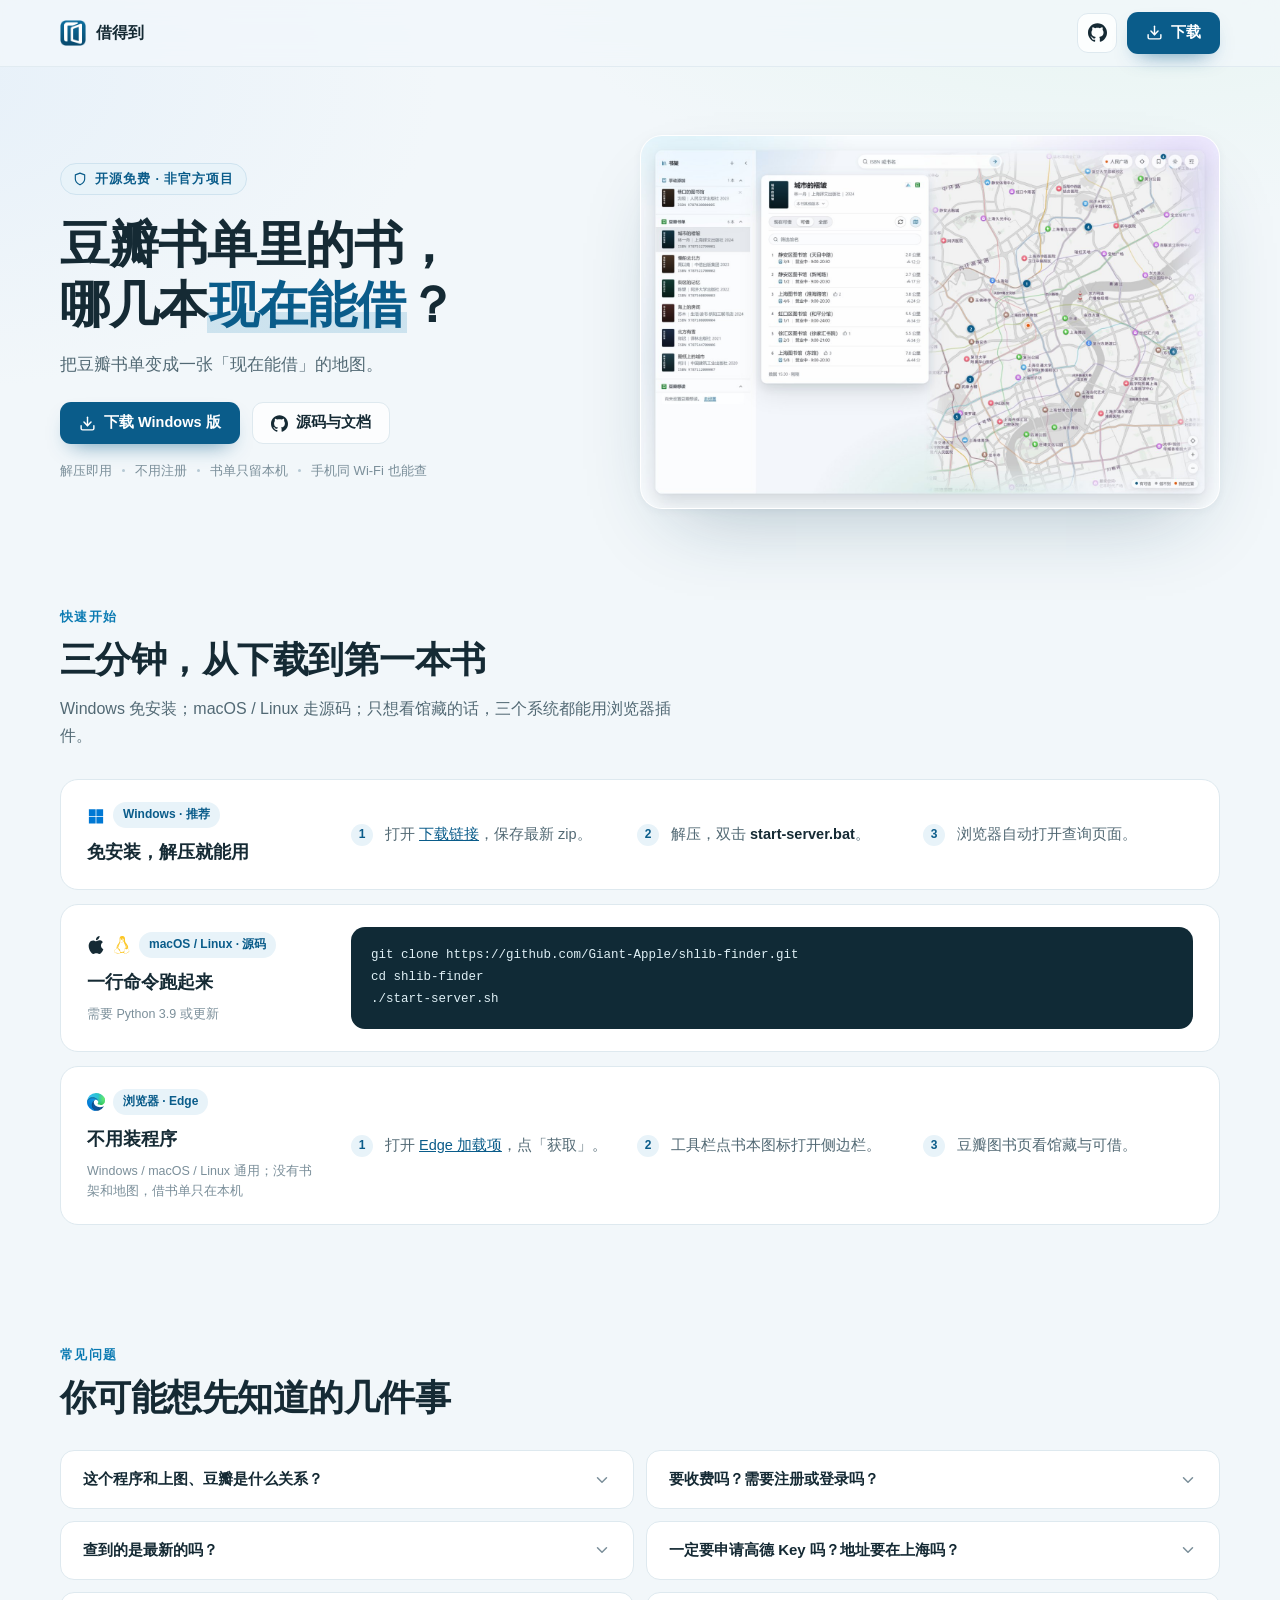
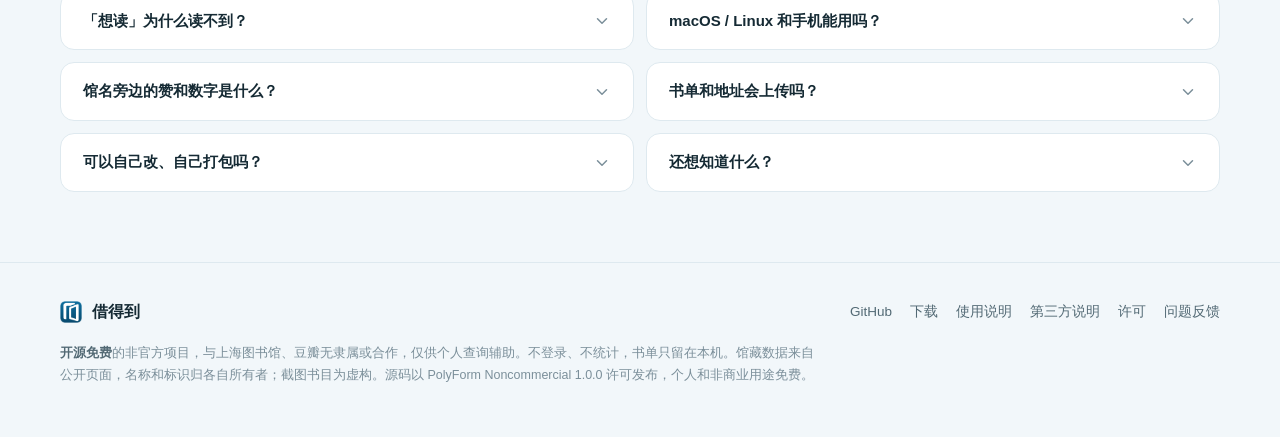
<file: docs/index.html>
<!DOCTYPE html>
<html lang="zh-CN">
<head>
<meta charset="utf-8">
<meta name="viewport" content="width=device-width, initial-scale=1">
<title>借得到 · 把豆瓣书单变成一张「现在能借」的地图</title>
<meta name="description" content="开源免费的个人工具：把豆瓣书单变成一张「现在能借」的地图，按 ISBN 查上海图书馆和全市分馆有没有、能不能借，按远近排好并标在地图上。装在自己电脑上，不用注册。">
<meta name="theme-color" content="#f2f7fa">
<meta property="og:type" content="website">
<meta property="og:title" content="借得到 · 豆瓣书单 → 上海图书馆在架地图">
<meta property="og:description" content="开源免费。豆瓣书单变成一张「现在能借」的地图：按 ISBN 查上图与全市分馆的在架情况，按远近排好并标在地图上。装在自己电脑上，书单和配置只留在这台电脑上。">
<meta property="og:image" content="https://raw.githubusercontent.com/Giant-Apple/shlib-finder/main/docs/feature/01-hero.jpg?v=0.3.1">
<link rel="icon" type="image/png" sizes="32x32" href="icon-32.png">
<link rel="apple-touch-icon" href="icon-180.png">
<style>
  :root {
    --bg: #f2f7fa;
    --card: #ffffff;
    --ink: #152a34;
    --ink-2: #526974;
    --ink-3: #7b8f9a;
    --brand: #0a5c8a;
    --brand-2: #0a7ab2;
    --brand-soft: #e8f3f9;
    --brand-line: #cfe3ef;
    --line: #dee9ef;
    --shadow: 0 34px 80px -34px rgba(16, 62, 86, .32), 0 2px 8px rgba(16, 62, 86, .05);
    --font: -apple-system, BlinkMacSystemFont, "Segoe UI", "PingFang SC",
            "Hiragino Sans GB", "Microsoft YaHei", "Noto Sans SC", Roboto, sans-serif;
    --mono: "SFMono-Regular", ui-monospace, Consolas, "Liberation Mono", Menlo, monospace;
  }

  * { box-sizing: border-box; }

  html { scroll-behavior: smooth; scroll-padding-top: 88px; }

  body {
    margin: 0;
    font-family: var(--font);
    color: var(--ink);
    line-height: 1.65;
    background:
      radial-gradient(1100px 620px at 88% -8%, #e2f4ed 0%, rgba(226, 244, 237, 0) 62%),
      radial-gradient(900px 520px at -8% 4%, #e6f0f9 0%, rgba(230, 240, 249, 0) 60%),
      var(--bg);
    -webkit-font-smoothing: antialiased;
    text-rendering: optimizeLegibility;
  }

  a { color: var(--brand); }

  img { display: block; max-width: 100%; height: auto; }

  .wrap { width: min(1160px, calc(100% - 48px)); margin: 0 auto; }

  .skip {
    position: absolute; left: -9999px; top: 0; z-index: 100;
    background: var(--brand); color: #fff; padding: 10px 16px; border-radius: 0 0 10px 0;
  }
  .skip:focus { left: 0; }

  :focus-visible { outline: 3px solid rgba(10, 122, 178, .45); outline-offset: 3px; border-radius: 6px; }

  /* ---------------------------------------------------------------- 顶栏 */

  .top {
    position: sticky; top: 0; z-index: 20;
    background: rgba(242, 247, 250, .82);
    border-bottom: 1px solid rgba(222, 233, 239, .8);
    backdrop-filter: saturate(1.4) blur(14px);
    -webkit-backdrop-filter: saturate(1.4) blur(14px);
  }
  .top-in {
    display: flex; align-items: center; gap: 28px;
    height: 66px;
  }
  .brand {
    display: inline-flex; align-items: center; gap: 10px;
    color: var(--ink); text-decoration: none; font-weight: 650;
    letter-spacing: .01em; font-size: 16px; white-space: nowrap;
  }
  .brand img { width: 26px; height: auto; }
  .top-acts { display: flex; align-items: center; gap: 10px; margin-left: auto; }

  .btn {
    display: inline-flex; align-items: center; justify-content: center; gap: 8px;
    padding: 11px 18px; border-radius: 11px; border: 1px solid transparent;
    font-family: inherit; font-size: 14.5px; font-weight: 600; line-height: 1.2;
    text-decoration: none; cursor: pointer; white-space: nowrap;
    transition: background .16s ease, border-color .16s ease, transform .16s ease, box-shadow .16s ease;
  }
  .btn svg { width: 17px; height: 17px; flex: none; }
  .btn-primary {
    background: var(--brand); color: #fff;
    box-shadow: 0 10px 22px -12px rgba(10, 92, 138, .8);
  }
  .btn-primary:hover { background: #084c72; transform: translateY(-1px); }
  .btn-ghost { background: rgba(255, 255, 255, .75); color: var(--ink); border-color: var(--line); }
  .btn-ghost:hover { border-color: var(--brand-line); color: var(--brand); background: #fff; }
  .btn-icon { width: 40px; height: 40px; padding: 0; border-radius: 11px; }
  .btn-icon svg { width: 19px; height: 19px; }

  /* ---------------------------------------------------------------- 首屏 */

  .hero { padding: 68px 0 36px; }
  .hero-grid {
    display: grid; grid-template-columns: minmax(0, .95fr) minmax(0, 1.05fr);
    gap: 56px; align-items: center;
  }
  .eyebrow {
    display: inline-flex; align-items: center; gap: 8px;
    font-size: 12.5px; letter-spacing: .08em; text-transform: uppercase;
    color: var(--brand); background: var(--brand-soft);
    border: 1px solid var(--brand-line); border-radius: 999px;
    padding: 5px 12px; font-weight: 650;
  }
  .eyebrow svg { width: 14px; height: 14px; }
  h1 {
    margin: 20px 0 16px;
    font-size: clamp(31px, 4vw, 50px);
    line-height: 1.2; letter-spacing: -.02em; font-weight: 750;
  }
  h1 .hl {
    color: var(--brand); white-space: nowrap;
    background: linear-gradient(transparent 62%, rgba(10, 122, 178, .16) 62%);
    padding: 0 2px;
  }
  .lede { margin: 0 0 24px; color: var(--ink-2); font-size: 16.5px; max-width: 34em; }
  .cta-row { display: flex; flex-wrap: wrap; gap: 12px; align-items: center; }
  .hero-notes {
    margin: 16px 0 0; display: flex; flex-wrap: wrap; align-items: center;
    font-size: 13px; color: var(--ink-3);
  }
  .hero-notes span { display: inline-flex; align-items: center; white-space: nowrap; }
  .hero-notes span:not(:last-child)::after {
    content: ""; width: 3px; height: 3px; margin: 0 10px;
    border-radius: 50%; background: #b6c9d4;
  }

  .shot {
    display: block; width: 100%; padding: 0; font: inherit;
    border-radius: 22px; overflow: hidden; background: #fff;
    border: 1px solid rgba(255, 255, 255, .9);
    box-shadow: var(--shadow); cursor: zoom-in;
  }
  .shot:hover { border-color: var(--brand-line); }
  .shot img { width: 100%; }

  .zoom {
    width: auto; max-width: 96vw; max-height: 92vh; padding: 0;
    border: 0; border-radius: 12px; background: transparent;
    overflow: visible; cursor: zoom-out;
  }
  /* 模态打开时滚轮不再滚动背后的页面：对话层自己截住，背景层也变成不滚的滚动容器 */
  .zoom:modal { overscroll-behavior: contain; }
  .zoom::backdrop { overflow: hidden; overscroll-behavior: contain; background: rgba(8, 24, 33, .78); }
  .zoom img {
    display: block; width: auto; height: auto;
    max-width: 96vw; max-height: 92vh;
    border-radius: 12px; box-shadow: 0 30px 80px rgba(0, 0, 0, .4);
  }

  /* ---------------------------------------------------------------- 通用区块 */

  section { scroll-margin-top: 88px; }
  .band { padding: 58px 0; }
  .sec-head { max-width: 640px; margin-bottom: 30px; }
  .kicker {
    font-size: 12.5px; letter-spacing: .1em; text-transform: uppercase;
    color: var(--brand-2); font-weight: 700;
  }
  h2 {
    margin: 8px 0 14px; font-size: clamp(26px, 3.1vw, 36px);
    line-height: 1.25; letter-spacing: -.015em; font-weight: 720;
    text-wrap: balance;
  }
  .sec-head p { margin: 0; color: var(--ink-2); font-size: 16px; }

  /* ---------------------------------------------------------------- 上手 */

  .start-list { display: grid; gap: 14px; }
  .end-row {
    display: grid; grid-template-columns: 230px minmax(0, 1fr); gap: 34px;
    align-items: center;
    background: var(--card); border: 1px solid var(--line); border-radius: 18px;
    padding: 22px 26px;
  }
  .end-k { display: flex; align-items: center; gap: 8px; }
  .end-k .ico { display: block; width: 18px; height: 18px; flex: none; }
  .end-k .tag {
    display: inline-block; font-size: 12px; font-weight: 650; color: var(--brand);
    background: var(--brand-soft); border-radius: 999px; padding: 3px 10px;
  }
  .end-l h3 { margin: 10px 0 0; font-size: 18px; font-weight: 680; }
  .end-note { margin: 6px 0 0; font-size: 12.5px; color: var(--ink-3); }
  .steps { list-style: none; counter-reset: step; margin: 0; padding: 0; display: grid; gap: 12px; }
  .steps li {
    counter-increment: step; display: flex; gap: 12px;
    color: var(--ink-2); font-size: 14.5px;
  }
  .steps li::before {
    content: counter(step);
    flex: none; width: 22px; height: 22px; margin-top: 1px;
    border-radius: 50%; background: var(--brand-soft); color: var(--brand);
    font-size: 12px; font-weight: 700;
    display: inline-flex; align-items: center; justify-content: center;
  }
  .steps b { color: var(--ink); font-weight: 620; }
  .steps.inline3 { grid-template-columns: repeat(3, minmax(0, 1fr)); gap: 16px; align-items: start; }
  pre {
    margin: 4px 0 14px; padding: 18px 20px; overflow-x: auto;
    background: #102a36; color: #dff0f6; border-radius: 14px;
    font-family: var(--mono); font-size: 12.5px; line-height: 1.75;
    white-space: pre; overflow-wrap: normal;
  }
  .end-row pre { margin: 0; }

  /* ---------------------------------------------------------------- FAQ */

  .faq { display: grid; grid-template-columns: repeat(2, minmax(0, 1fr)); gap: 12px; align-items: start; }
  .faq details {
    background: var(--card); border: 1px solid var(--line); border-radius: 14px;
    padding: 0 22px; transition: border-color .16s ease;
  }
  .faq details[open] { border-color: var(--brand-line); }
  .faq summary {
    list-style: none; cursor: pointer; padding: 16px 0;
    display: flex; align-items: center; justify-content: space-between; gap: 16px;
    font-size: 15px; font-weight: 620; color: var(--ink);
  }
  .faq summary::-webkit-details-marker { display: none; }
  .keep { white-space: nowrap; }
  .faq summary svg { width: 18px; height: 18px; color: var(--ink-3); flex: none; transition: transform .18s ease; }
  .faq details[open] summary svg { transform: rotate(180deg); color: var(--brand); }
  .faq .a { padding: 0 0 16px; color: var(--ink-2); font-size: 14.5px; }
  .faq .a p { margin: 0 0 10px; }
  .faq .a p:last-child { margin-bottom: 0; }
  /* 展开/收起从 0 长到自然高度，不再瞬间跳高；不支持的浏览器照旧直接展开 */
  @supports (interpolate-size: allow-keywords) {
    .faq details { interpolate-size: allow-keywords; }
    .faq details::details-content {
      block-size: 0; overflow: clip; content-visibility: hidden;
      transition: block-size .2s ease, content-visibility .2s;
      transition-behavior: allow-discrete;
    }
    .faq details[open]::details-content { block-size: auto; content-visibility: visible; }
    @media (prefers-reduced-motion: reduce) {
      .faq details::details-content { transition: none; }
    }
  }

  /* ---------------------------------------------------------------- 页脚 */

  footer { border-top: 1px solid var(--line); padding: 36px 0 44px; margin-top: 12px; }
  .foot-top { display: flex; flex-wrap: wrap; gap: 22px; align-items: center; justify-content: space-between; }
  .foot-brand { display: inline-flex; align-items: center; gap: 10px; font-weight: 650; }
  .foot-brand img { width: 22px; }
  .foot-links { display: flex; flex-wrap: wrap; gap: 18px; font-size: 13.5px; }
  .foot-links a { color: var(--ink-2); text-decoration: none; }
  .foot-links a:hover { color: var(--brand); text-decoration: underline; text-underline-offset: 3px; }
  .foot-note { margin: 18px 0 0; max-width: 760px; color: var(--ink-3); font-size: 12.5px; line-height: 1.75; }
  .foot-note strong { color: var(--ink-2); font-weight: 620; }

  /* ---------------------------------------------------------------- 响应式 */

  @media (max-width: 1160px) {
    .steps.inline3 { grid-template-columns: 1fr; gap: 12px; }
  }

  @media (max-width: 1080px) {
    .end-row { grid-template-columns: 200px minmax(0, 1fr); gap: 24px; }
  }

  @media (max-width: 980px) {
    .hero { padding-top: 50px; }
    .hero-grid { grid-template-columns: 1fr; gap: 32px; }
    .band { padding: 54px 0; }
    .end-row { grid-template-columns: minmax(0, 1fr); gap: 16px; padding: 20px 22px; }
    .steps.inline3 { grid-template-columns: 1fr; gap: 12px; }
  }

  @media (max-width: 720px) {
    .wrap { width: min(1160px, calc(100% - 36px)); }
    .top-in { height: 60px; gap: 14px; }
    .brand { font-size: 15px; }
    .brand img { width: 23px; }
    .top .btn-icon { display: none; }
    .top .btn-primary { padding: 9px 14px; font-size: 13.5px; }
    h1 { font-size: clamp(30px, 8vw, 40px); }
    h2 { font-size: clamp(23px, calc(3.1vw + 12px), 30px); }
    .lede { font-size: 15.5px; }
    .hero { padding: 40px 0 22px; }
    .band { padding: 46px 0; }
    pre { white-space: pre-wrap; overflow-wrap: anywhere; }
    .faq { grid-template-columns: 1fr; }
    .foot-top { align-items: flex-start; }
  }

  @media (prefers-reduced-motion: reduce) {
    html { scroll-behavior: auto; }
    *, *::before, *::after { transition: none !important; }
  }
</style>
</head>
<body>
<a class="skip" href="#main">跳到正文</a>

<header class="top">
  <div class="wrap top-in">
    <a class="brand" href="#top">
      <img src="jdd-icon.png" alt="" width="26" height="26">
      借得到
    </a>
    <div class="top-acts">
      <a class="btn btn-ghost btn-icon" href="https://github.com/Giant-Apple/shlib-finder"
         target="_blank" rel="noopener noreferrer" aria-label="在 GitHub 查看源码" title="GitHub 源码">
        <svg viewBox="0 0 24 24" aria-hidden="true"><path fill="currentColor" d="M12 .297c-6.63 0-12 5.373-12 12 0 5.303 3.438 9.8 8.205 11.385.6.113.82-.258.82-.577 0-.285-.01-1.04-.015-2.04-3.338.724-4.042-1.61-4.042-1.61C4.422 18.07 3.633 17.7 3.633 17.7c-1.087-.744.084-.729.084-.729 1.205.084 1.838 1.236 1.838 1.236 1.07 1.835 2.809 1.305 3.495.998.108-.776.417-1.305.76-1.605-2.665-.3-5.466-1.332-5.466-5.93 0-1.31.465-2.38 1.235-3.22-.135-.303-.54-1.523.105-3.176 0 0 1.005-.322 3.3 1.23.96-.267 1.98-.399 3-.405 1.02.006 2.04.138 3 .405 2.28-1.552 3.285-1.23 3.285-1.23.645 1.653.24 2.873.12 3.176.765.84 1.23 1.91 1.23 3.22 0 4.61-2.805 5.625-5.475 5.92.42.36.81 1.096.81 2.22 0 1.606-.015 2.896-.015 3.286 0 .315.21.69.825.57C20.565 22.092 24 17.592 24 12.297c0-6.627-5.373-12-12-12"/></svg>
      </a>
      <a class="btn btn-primary" href="https://giant-apple.github.io/shlib-finder/download/shlib-finder-latest.zip"
         target="_blank" rel="noopener noreferrer">
        <svg viewBox="0 0 24 24" fill="none" stroke="currentColor" stroke-width="2" stroke-linecap="round" stroke-linejoin="round" aria-hidden="true"><path d="M21 15v4a2 2 0 0 1-2 2H5a2 2 0 0 1-2-2v-4"/><path d="m7 10 5 5 5-5"/><path d="M12 15V3"/></svg>
        下载
      </a>
    </div>
  </div>
</header>

<main id="main">
  <div id="top"></div>

  <!-- 首屏 -->
  <section class="hero">
    <div class="wrap">
      <div class="hero-grid">
        <div>
          <span class="eyebrow">
            <svg viewBox="0 0 24 24" fill="none" stroke="currentColor" stroke-width="2" stroke-linecap="round" stroke-linejoin="round" aria-hidden="true"><path d="M12 22s8-4 8-10V5l-8-3-8 3v7c0 6 8 10 8 10Z"/></svg>
            开源免费 · 非官方项目
          </span>
          <h1>豆瓣书单里的书，<br>哪几本<span class="hl">现在能借</span>？</h1>
          <p class="lede">
            把豆瓣书单变成一张「现在能借」的地图。
          </p>
          <div class="cta-row">
            <a class="btn btn-primary" href="https://giant-apple.github.io/shlib-finder/download/shlib-finder-latest.zip"
               target="_blank" rel="noopener noreferrer">
              <svg viewBox="0 0 24 24" fill="none" stroke="currentColor" stroke-width="2" stroke-linecap="round" stroke-linejoin="round" aria-hidden="true"><path d="M21 15v4a2 2 0 0 1-2 2H5a2 2 0 0 1-2-2v-4"/><path d="m7 10 5 5 5-5"/><path d="M12 15V3"/></svg>
              下载 Windows 版
            </a>
            <a class="btn btn-ghost" href="https://github.com/Giant-Apple/shlib-finder"
               target="_blank" rel="noopener noreferrer">
              <svg viewBox="0 0 24 24" aria-hidden="true"><path fill="currentColor" d="M12 .297c-6.63 0-12 5.373-12 12 0 5.303 3.438 9.8 8.205 11.385.6.113.82-.258.82-.577 0-.285-.01-1.04-.015-2.04-3.338.724-4.042-1.61-4.042-1.61C4.422 18.07 3.633 17.7 3.633 17.7c-1.087-.744.084-.729.084-.729 1.205.084 1.838 1.236 1.838 1.236 1.07 1.835 2.809 1.305 3.495.998.108-.776.417-1.305.76-1.605-2.665-.3-5.466-1.332-5.466-5.93 0-1.31.465-2.38 1.235-3.22-.135-.303-.54-1.523.105-3.176 0 0 1.005-.322 3.3 1.23.96-.267 1.98-.399 3-.405 1.02.006 2.04.138 3 .405 2.28-1.552 3.285-1.23 3.285-1.23.645 1.653.24 2.873.12 3.176.765.84 1.23 1.91 1.23 3.22 0 4.61-2.805 5.625-5.475 5.92.42.36.81 1.096.81 2.22 0 1.606-.015 2.896-.015 3.286 0 .315.21.69.825.57C20.565 22.092 24 17.592 24 12.297c0-6.627-5.373-12-12-12"/></svg>
              源码与文档
            </a>
          </div>
          <p class="hero-notes">
            <span>解压即用</span>
            <span>不用注册</span>
            <span>书单只留本机</span>
            <span>手机同 Wi-Fi 也能查</span>
          </p>
        </div>
        <div>
          <button class="shot" type="button" id="shotBtn" aria-label="放大查看界面截图" title="点开看大图">
            <img src="feature/01-hero.jpg?v=0.3.1" width="1600" height="1030"
                 fetchpriority="high" decoding="async"
                 alt="借得到界面：左侧是书架，中间是某一本书在各馆的在架数量与距离，右侧是标出各馆位置的地图。">
          </button>
        </div>
      </div>

    </div>
  </section>

  <!-- 上手 -->
  <section class="band" id="start">
    <div class="wrap">
      <div class="sec-head">
        <span class="kicker">快速开始</span>
        <h2>三分钟，从下载到第一本书</h2>
        <p>Windows 免安装；macOS / Linux 走源码；只想看馆藏的话，三个系统都能用浏览器插件。</p>
      </div>

      <div class="start-list">
        <div class="end-row">
          <div class="end-l">
            <span class="end-k">
              <img class="ico" src="brand/windows.svg" alt="" width="18" height="18">
              <span class="tag">Windows · 推荐</span>
            </span>
            <h3>免安装，解压就能用</h3>
          </div>
          <ol class="steps inline3">
            <li><span>打开 <a href="https://giant-apple.github.io/shlib-finder/download/shlib-finder-latest.zip" target="_blank" rel="noopener noreferrer">下载链接</a>，保存最新 zip。</span></li>
            <li><span>解压，双击 <b>start-server.bat</b>。</span></li>
            <li><span>浏览器自动打开查询页面。</span></li>
          </ol>
        </div>

        <div class="end-row">
          <div class="end-l">
            <span class="end-k">
              <img class="ico" src="brand/apple.svg" alt="" width="18" height="18">
              <img class="ico" src="brand/linux.svg" alt="" width="18" height="18">
              <span class="tag">macOS / Linux · 源码</span>
            </span>
            <h3>一行命令跑起来</h3>
            <p class="end-note">需要 Python 3.9 或更新</p>
          </div>
<pre><code>git clone https://github.com/Giant-Apple/shlib-finder.git
cd shlib-finder
./start-server.sh</code></pre>
        </div>

        <div class="end-row">
          <div class="end-l">
            <span class="end-k">
              <img class="ico" src="brand/edge.svg" alt="" width="18" height="18">
              <span class="tag">浏览器 · Edge</span>
            </span>
            <h3>不用装程序</h3>
            <p class="end-note">Windows / macOS / Linux 通用；没有书架和地图，借书单只在本机</p>
          </div>
          <ol class="steps inline3">
            <li><span>打开 <a href="https://microsoftedge.microsoft.com/addons/detail/%E4%B8%8A%E5%9B%BE%E9%A6%86%E8%97%8F%E6%9F%A5%E8%AF%A2/kpdbanjmlkfdaebckkjojfbaheojmjok" target="_blank" rel="noopener noreferrer">Edge 加载项</a>，点「获取」。</span></li>
            <li><span>工具栏点书本图标打开侧边栏。</span></li>
            <li><span>豆瓣图书页看馆藏与可借。</span></li>
          </ol>
        </div>
      </div>
    </div>
  </section>

  <!-- 常见问题 -->
  <section class="band" id="faq">
    <div class="wrap">
      <div class="sec-head">
        <span class="kicker">常见问题</span>
        <h2>你可能想先知道的几件事</h2>
      </div>
      <div class="faq">
        <details>
          <summary>这个程序和上图、豆瓣是什么关系？
            <svg viewBox="0 0 24 24" fill="none" stroke="currentColor" stroke-width="2" stroke-linecap="round" stroke-linejoin="round" aria-hidden="true"><path d="m6 9 6 6 6-6"/></svg>
          </summary>
          <div class="a"><p>没有关系，是个非官方项目，馆藏数据只来自公开页面。</p></div>
        </details>
        <details>
          <summary>要收费吗？需要注册或登录吗？
            <svg viewBox="0 0 24 24" fill="none" stroke="currentColor" stroke-width="2" stroke-linecap="round" stroke-linejoin="round" aria-hidden="true"><path d="m6 9 6 6 6-6"/></svg>
          </summary>
          <div class="a"><p>不收钱，也没有广告和内购，不需要注册。源码公开在 GitHub，任何人都能读、能改、自己打包。</p></div>
        </details>
        <details>
          <summary>查到的是最新的吗？
            <svg viewBox="0 0 24 24" fill="none" stroke="currentColor" stroke-width="2" stroke-linecap="round" stroke-linejoin="round" aria-hidden="true"><path d="m6 9 6 6 6-6"/></svg>
          </summary>
          <div class="a"><p>是当场从上图中查的，结果上会标出查的时间；想刷新点<span class="keep">「重新查询」</span>。</p></div>
        </details>
        <details>
          <summary>一定要申请高德 Key 吗？地址要在上海吗？
            <svg viewBox="0 0 24 24" fill="none" stroke="currentColor" stroke-width="2" stroke-linecap="round" stroke-linejoin="round" aria-hidden="true"><path d="m6 9 6 6 6-6"/></svg>
          </summary>
          <div class="a">
            <p>不填 Key 也能查馆藏，只是没有地图和远近。地址只认上海，别的城市会直接拒绝；少数馆算不出距离，会标成<span class="keep">「距离未知」</span>。</p>
            <p>开馆时间以各馆公告为准，节假日去之前最好打个电话。</p>
          </div>
        </details>
        <details>
          <summary>「想读」为什么读不到？
            <svg viewBox="0 0 24 24" fill="none" stroke="currentColor" stroke-width="2" stroke-linecap="round" stroke-linejoin="round" aria-hidden="true"><path d="m6 9 6 6 6-6"/></svg>
          </summary>
          <div class="a"><p>只用公开页面、不登你的豆瓣账号，私密列表读不到；在豆瓣把「想读」设为公开就行。</p></div>
        </details>
        <details>
          <summary>macOS / Linux 和手机能用吗？
            <svg viewBox="0 0 24 24" fill="none" stroke="currentColor" stroke-width="2" stroke-linecap="round" stroke-linejoin="round" aria-hidden="true"><path d="m6 9 6 6 6-6"/></svg>
          </summary>
          <div class="a"><p>免安装版只有 Windows，macOS / Linux 用源码运行；不想装 Python 的话，三个系统都能装浏览器插件，在豆瓣图书页直接看馆藏；手机连同一个 Wi-Fi 打开网址就能查，不用装 App。</p></div>
        </details>
        <details>
          <summary>馆名旁边的赞和数字是什么？
            <svg viewBox="0 0 24 24" fill="none" stroke="currentColor" stroke-width="2" stroke-linecap="round" stroke-linejoin="round" aria-hidden="true"><path d="m6 9 6 6 6-6"/></svg>
          </summary>
          <div class="a"><p>是对这家馆的喜爱程度，和具体哪本书无关：数字是净额（赞 − 不喜欢），喜欢的人多了才出现。赞和<span class="keep">「不喜欢」</span>在浏览器插件里投，本地版只看数字。</p></div>
        </details>
        <details>
          <summary>书单和地址会上传吗？
            <svg viewBox="0 0 24 24" fill="none" stroke="currentColor" stroke-width="2" stroke-linecap="round" stroke-linejoin="round" aria-hidden="true"><path d="m6 9 6 6 6-6"/></svg>
          </summary>
          <div class="a"><p>不会。程序跑在自己电脑上，不登录、不统计；查书时只连豆瓣、上图和高德，打开页面时读一次公开的馆评分，点<span class="keep">「检查更新」</span>才连 GitHub。</p></div>
        </details>
        <details>
          <summary>可以自己改、自己打包吗？
            <svg viewBox="0 0 24 24" fill="none" stroke="currentColor" stroke-width="2" stroke-linecap="round" stroke-linejoin="round" aria-hidden="true"><path d="m6 9 6 6 6-6"/></svg>
          </summary>
          <div class="a"><p>可以。源码公开，按 PolyForm Noncommercial 1.0.0 发布，个人和非商业用途免费。</p></div>
        </details>
        <details>
          <summary>还想知道什么？
            <svg viewBox="0 0 24 24" fill="none" stroke="currentColor" stroke-width="2" stroke-linecap="round" stroke-linejoin="round" aria-hidden="true"><path d="m6 9 6 6 6-6"/></svg>
          </summary>
          <div class="a"><p>这里没写到的，或者想提新功能、报个问题，去 <a href="https://github.com/Giant-Apple/shlib-finder/issues" target="_blank" rel="noopener noreferrer">GitHub Issues</a> 留言；别人问过的问题也在那里。</p></div>
        </details>
      </div>
    </div>
  </section>
</main>

<footer>
  <div class="wrap">
    <div class="foot-top">
      <span class="foot-brand"><img src="jdd-icon.png" alt="" width="22" height="22">借得到</span>
      <nav class="foot-links" aria-label="页脚链接">
        <a href="https://github.com/Giant-Apple/shlib-finder" target="_blank" rel="noopener noreferrer">GitHub</a>
        <a href="https://giant-apple.github.io/shlib-finder/download/shlib-finder-latest.zip" target="_blank" rel="noopener noreferrer">下载</a>
        <a href="https://github.com/Giant-Apple/shlib-finder/blob/main/README.md" target="_blank" rel="noopener noreferrer">使用说明</a>
        <a href="https://github.com/Giant-Apple/shlib-finder/blob/main/THIRD-PARTY.md" target="_blank" rel="noopener noreferrer">第三方说明</a>
        <a href="https://github.com/Giant-Apple/shlib-finder/blob/main/LICENSE" target="_blank" rel="noopener noreferrer">许可</a>
        <a href="https://github.com/Giant-Apple/shlib-finder/issues" target="_blank" rel="noopener noreferrer">问题反馈</a>
      </nav>
    </div>
    <p class="foot-note">
      <strong>开源免费</strong>的非官方项目，与上海图书馆、豆瓣无隶属或合作，仅供个人查询辅助。不登录、不统计，书单只留在本机。馆藏数据来自公开页面，名称和标识归各自所有者；截图书目为虚构。源码以 PolyForm Noncommercial 1.0.0 许可发布，个人和非商业用途免费。
    </p>
  </div>
</footer>

<dialog class="zoom" id="zoomShot" aria-label="界面截图大图">
  <img src="feature/01-hero.jpg?v=0.3.1" width="1600" height="1030"
       alt="借得到界面大图：左侧是书架，中间是各馆在架数量与距离，右侧是标出各馆位置的地图。">
</dialog>

<script>
  (function () {
    var btn = document.getElementById('shotBtn');
    var dlg = document.getElementById('zoomShot');
    if (!btn || !dlg || !dlg.showModal) return;
    btn.addEventListener('click', function () { dlg.showModal(); });
    dlg.addEventListener('click', function () { dlg.close(); });
  })();
</script>

</body>
</html>
</file>
